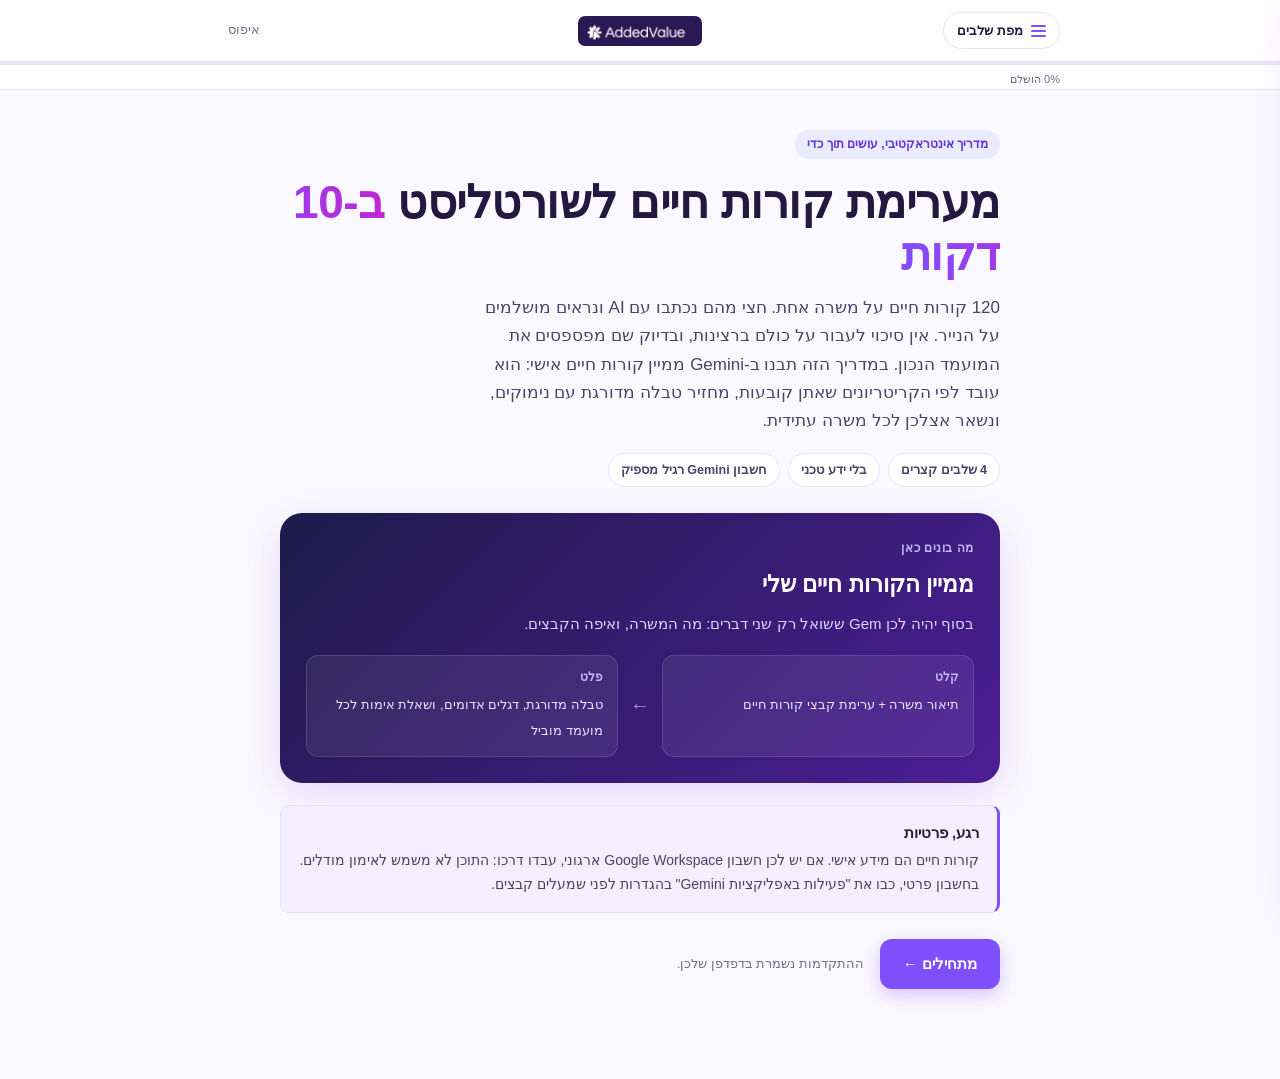
<file: index.html>
<!DOCTYPE html>
<html lang="he" dir="rtl">
<head>
  <meta charset="UTF-8">
  <meta name="viewport" content="width=device-width, initial-scale=1.0">
  <title>מערימת קורות חיים לשורטליסט ב-10 דקות, עם Gemini</title>
  <meta name="description" content="מדריך אינטראקטיבי למגייסות ומנהלות HR: בונים ב-Gemini ממיין קורות חיים אישי שהופך כל ערימת קבצים לשורטליסט מדורג.">
  <meta property="og:type" content="website">
  <meta property="og:title" content="מערימת קורות חיים לשורטליסט ב-10 דקות, עם Gemini">
  <meta property="og:description" content="מדריך אינטראקטיבי למגייסות ומנהלות HR: בונים ב-Gemini ממיין קורות חיים אישי שהופך כל ערימת קבצים לשורטליסט מדורג.">
  <meta property="og:url" content="https://danamove.github.io/cv-shortlist-guide/">
  <meta property="og:image" content="https://danamove.github.io/cv-shortlist-guide/og-image.png">
  <meta property="og:image:width" content="1200">
  <meta property="og:image:height" content="630">
  <meta name="twitter:card" content="summary_large_image">
  <link rel="icon" href="data:image/svg+xml,%3Csvg xmlns='http://www.w3.org/2000/svg' viewBox='0 0 32 32'%3E%3Crect width='32' height='32' rx='8' fill='%237f4efd'/%3E%3C/svg%3E">
  <link rel="stylesheet" href="style.css?v=5">
</head>
<body>

<header class="bx-top">
  <div class="bx-top-inner">
    <button class="bx-menu" id="bxMenu" aria-label="פתיחת מפת שלבים" aria-expanded="false">
      <span class="bx-menu-bars" aria-hidden="true"><i></i><i></i><i></i></span>
      מפת שלבים
    </button>
    <div class="bx-brand">
      <img src="assets/addedvalue-logo.png" alt="AddedValue" style="height:30px;border-radius:7px;display:block">
    </div>
    <button class="bx-reset" id="bxReset" type="button">איפוס</button>
  </div>
  <div class="bx-progress" role="progressbar" aria-label="התקדמות" aria-valuemin="0" aria-valuemax="100" aria-valuenow="0">
    <div class="bx-progress-fill" id="bxProgressFill"></div>
  </div>
  <div class="bx-progress-meta"><span id="bxProgressText">0% הושלם</span></div>
</header>

<div class="bx-drawer-backdrop" id="bxBackdrop" hidden></div>
<nav class="bx-drawer" id="bxDrawer" aria-label="מפת שלבים">
  <div class="bx-drawer-title">מפת שלבים</div>
  <ul class="bx-nav" id="bxNav"></ul>
</nav>

<main class="bx-main" id="bxMain">

<!-- ===================== 0 · פתיחה ===================== -->
<section class="bx-view is-on" id="v0" data-step="0">
  <div class="bx-hero">
    <span class="bx-eyebrow">מדריך אינטראקטיבי, עושים תוך כדי</span>
    <h1 class="bx-hero-title">מערימת קורות חיים לשורטליסט <span class="bx-grad">ב-10 דקות</span></h1>
    <p class="bx-hero-lead">120 קורות חיים על משרה אחת. חצי מהם נכתבו עם AI ונראים מושלמים על הנייר. אין סיכוי לעבור על כולם ברצינות, ובדיוק שם מפספסים את המועמד הנכון. במדריך הזה תבנו ב-Gemini ממיין קורות חיים אישי: הוא עובד לפי הקריטריונים שאתן קובעות, מחזיר טבלה מדורגת עם נימוקים, ונשאר אצלכן לכל משרה עתידית.</p>
    <div class="bx-hero-tags">
      <span class="bx-tag">4 שלבים קצרים</span>
      <span class="bx-tag">בלי ידע טכני</span>
      <span class="bx-tag">חשבון Gemini רגיל מספיק</span>
    </div>
  </div>

  <div class="bx-panel">
    <div class="bx-panel-kicker">מה בונים כאן</div>
    <h2 class="bx-panel-title">ממיין הקורות חיים שלי</h2>
    <p class="bx-panel-text">בסוף יהיה לכן Gem ששואל רק שני דברים: מה המשרה, ואיפה הקבצים.</p>
    <div class="bx-io">
      <div class="bx-io-cell"><b>קלט</b><span>תיאור משרה + ערימת קבצי קורות חיים</span></div>
      <div class="bx-io-arrow" aria-hidden="true">←</div>
      <div class="bx-io-cell"><b>פלט</b><span>טבלה מדורגת, דגלים אדומים, ושאלת אימות לכל מועמד מוביל</span></div>
    </div>
  </div>

  <div class="bx-note">
    <b>רגע, פרטיות</b>
    <p>קורות חיים הם מידע אישי. אם יש לכן חשבון Google Workspace ארגוני, עבדו דרכו: התוכן לא משמש לאימון מודלים. בחשבון פרטי, כבו את "פעילות באפליקציות Gemini" בהגדרות לפני שמעלים קבצים.</p>
  </div>

  <div class="bx-next bx-hero-cta">
    <button class="bx-btn bx-btn-primary" data-go="1">מתחילים ←</button>
    <span class="bx-hero-hint">ההתקדמות נשמרת בדפדפן שלכן.</span>
  </div>
</section>

<!-- ===================== 1 · קריטריונים ===================== -->
<section class="bx-view" id="v1" data-step="1">
  <div class="bx-step-pill">שלב 1 מתוך 4</div>
  <h2 class="bx-h1">בונים טבלת קריטריונים מהמשרה</h2>
  <p class="bx-lead">AI שמסנן "לפי תחושה" ממציא קריטריונים בעצמו. כאן את קובעת את הקריטריונים, והוא רק מיישם אותם.</p>

  <div class="bx-card">
    <div class="bx-card-kicker">מה עושים</div>
    <h3>פותחים את Gemini ומדביקים את הפרומפט</h3>
    <ol class="bx-steps">
      <li><b>פותחים</b><span>נכנסים אל gemini.google.com ופותחים שיחה חדשה.</span></li>
      <li><b>מעתיקים</b><span>לוחצים על כפתור ההעתקה בפרומפט שלמטה.</span></li>
      <li><b>מדביקים ומשלימים</b><span>מדביקים בשיחה, ובמקום השורה האחרונה מדביקים את תיאור המשרה האמיתי שלכן.</span></li>
    </ol>
  </div>

  <div class="bx-prompt">
    <div class="bx-prompt-head"><span>פרומפט מוכן להעתקה: בניית טבלת קריטריונים</span>
      <button class="bx-copy" type="button" aria-label="העתקה">⧉ העתקה</button></div>
    <pre class="bx-code">אני מגייסת ומצרפת למטה תיאור משרה.
בנה לי טבלת קריטריונים לסינון קורות חיים עבור המשרה הזו:
1. עד 5 דרישות סף (must have): דברים שבלעדיהם המועמד לא רלוונטי.
2. עד 5 יתרונות (nice to have).
3. עד 4 דגלים אדומים שכדאי לשים לב אליהם.
4. משקל באחוזים לכל דרישת סף ויתרון, כך שהסכום הוא 100%.
הצג את כל הקריטריונים בטבלה אחת.
אל תמציא דרישות שלא מופיעות בתיאור המשרה. אם משהו חסר או לא ברור, שאל אותי לפני שתסיים.

תיאור המשרה:
[הדביקו כאן את תיאור המשרה שלכן]</pre>
  </div>

  <div class="bx-note">
    <b>דוגמה: תיאור המשרה שנדביק במקום השורה האחרונה</b>
    <p>נשתמש לאורך כל המדריך במשרה אחת לדוגמה, Senior Full Stack Developer בחברת SaaS בתל אביב:</p>
    <p class="bx-example">דרוש/ה Senior Full Stack Developer לחברת SaaS בתל אביב. 5+ שנות ניסיון בפיתוח Full Stack. שליטה ב-React ו-Node.js. ניסיון מעשי עם בסיסי נתונים (PostgreSQL או MongoDB) ועם סביבת ענן (AWS או GCP). יתרון: TypeScript, ניסיון בארכיטקטורת מיקרו-שירותים, ורקע בסביבת סטארטאפ. אנגלית ברמה גבוהה.</p>
  </div>

  <div class="bx-card">
    <div class="bx-card-kicker">התוצאה</div>
    <h3>הטבלה ש-Gemini מחזיר על המשרה הזו</h3>
    <p>זה הפלט שיתקבל מהפרומפט שלמעלה. כל קריטריון, הסוג שלו, והמשקל שלו במקום אחד:</p>
    <div class="bx-table-wrap">
      <table class="bx-table">
        <thead>
          <tr><th>קריטריון</th><th>סוג</th><th>משקל</th></tr>
        </thead>
        <tbody>
          <tr><td>5+ שנות ניסיון Full Stack</td><td>דרישת סף</td><td>25%</td></tr>
          <tr><td>React</td><td>דרישת סף</td><td>20%</td></tr>
          <tr><td>Node.js</td><td>דרישת סף</td><td>20%</td></tr>
          <tr><td>בסיסי נתונים (PostgreSQL / MongoDB)</td><td>דרישת סף</td><td>15%</td></tr>
          <tr><td>ענן (AWS / GCP)</td><td>דרישת סף</td><td>10%</td></tr>
          <tr><td>TypeScript</td><td>יתרון</td><td>4%</td></tr>
          <tr><td>ארכיטקטורת מיקרו-שירותים</td><td>יתרון</td><td>3%</td></tr>
          <tr><td>רקע בסביבת סטארטאפ</td><td>יתרון</td><td>3%</td></tr>
          <tr><td>החלפת מקום עבודה כל פחות משנה, באופן עקבי</td><td>דגל אדום</td><td>—</td></tr>
          <tr><td>פער תעסוקה של שנה ומעלה ללא הסבר</td><td>דגל אדום</td><td>—</td></tr>
          <tr><td>ניסיון ב-Frontend בלבד או Backend בלבד</td><td>דגל אדום</td><td>—</td></tr>
          <tr><td>כותרת Senior עם פחות מ-3 שנות ניסיון בפועל</td><td>דגל אדום</td><td>—</td></tr>
        </tbody>
      </table>
    </div>
    <p class="bx-fineprint">המשקלים של דרישות הסף והיתרונות מסתכמים יחד ל-100%. לדגלים האדומים אין משקל, הם רק התראה לבדיקה.</p>
  </div>

  <div class="bx-card">
    <div class="bx-card-kicker">הרגע החשוב</div>
    <h3>עוברים על הטבלה ומתקנים אותה</h3>
    <p>זה השלב שבו הניסיון שלך נכנס לתמונה. Gemini בנה טיוטה, את עורכת ראשית:</p>
    <ul class="bx-list">
      <li>דרישה שמופיעה כיתרון אבל אצלך היא סף? כתבו לו: "העבר את X לדרישות סף".</li>
      <li>בדוגמה שלנו: Gemini שם את TypeScript כיתרון, אבל בצוות הזה כל הקוד כתוב ב-TypeScript ולכן זה תנאי. כותבים לו "העבר את TypeScript לדרישות סף ועדכן את המשקלים", ושורה אחת בצ'אט מתקנת את זה.</li>
      <li>משהו לא חשוב? "מחק את Y והעבר את המשקל לניסיון מעשי".</li>
    </ul>
  </div>

  <div class="bx-next"><button class="bx-btn bx-btn-primary" data-go="2">שלב 2 ←</button></div>
</section>

<!-- ===================== 2 · הזנת הערימה ===================== -->
<section class="bx-view" id="v2" data-step="2">
  <div class="bx-step-pill">שלב 2 מתוך 4</div>
  <h2 class="bx-h1">מזינים את ערימת הקורות חיים</h2>
  <p class="bx-lead">עכשיו טבלת הקריטריונים פוגשת את הערימה. כל מועמד נמדד מול אותם קריטריונים בדיוק.</p>

  <div class="bx-note">
    <b>נשארים באותה שיחה</b>
    <p>לא פותחים צ'אט חדש. ממשיכים באותה שיחה שבה בניתם את טבלת הקריטריונים בשלב 1, במשרת ה-Full Stack שלנו. ככה Gemini כבר מכיר את הקריטריונים והמשקלים, ומדרג מולם, בלי שתצטרכו להסביר שוב מה אתן מחפשות.</p>
  </div>

  <div class="bx-card">
    <div class="bx-card-kicker">מה עושים</div>
    <h3>מצרפים את הקבצים ומריצים את הדירוג, מנה אחר מנה</h3>
    <ol class="bx-steps">
      <li><b>מצרפים מנה ראשונה</b><span>לוחצים על סימן הפלוס ליד תיבת ההקלדה ובוחרים עד 10 קבצי PDF, או פשוט גוררים אותם לשיחה.</span></li>
      <li><b>מדביקים את הפרומפט ושולחים</b><span>מעתיקים את פרומפט הדירוג שלמטה, מדביקים באותה הודעה עם הקבצים המצורפים, ושולחים. Gemini מחזיר טבלה מדורגת ל-10 האלה.</span></li>
      <li><b>ממשיכים מנה אחר מנה</b><span>מצרפים את 10 הקבצים הבאים, כותבים "הוסף את אלה לאותה טבלה לפי אותם קריטריונים", ושולחים. חוזרים על זה עד שכל קורות החיים נכנסו לטבלה אחת מצטברת.</span></li>
    </ol>
  </div>

  <div class="bx-note">
    <b>למה מנות של 10, ולא הכול בבת אחת</b>
    <p>כשמעלים עשרות קבצים בהודעה אחת, המודל נוטה לקצר ולדלג על חלק מהם. מנות של עד 10 שומרות על דירוג מדויק ומלא לכל מועמד. זה לוקח עוד כמה הודעות, אבל התוצאה אמינה.</p>
  </div>

  <div class="bx-prompt">
    <div class="bx-prompt-head"><span>פרומפט מוכן להעתקה: דירוג מועמדים</span>
      <button class="bx-copy" type="button" aria-label="העתקה">⧉ העתקה</button></div>
    <pre class="bx-code">מצורפים קורות חיים של מועמדים למשרה.
דרג כל מועמד לפי טבלת הקריטריונים שבנינו, לפי הכללים האלה:
1. ציון 0 עד 100 לפי המשקולות בטבלת הקריטריונים.
2. ציין לכל מועמד אילו דרישות סף מתקיימות ואילו חסרות, עם ציטוט קצר מקורות החיים כהוכחה.
3. אל תניח שום דבר שלא כתוב בקורות החיים. אם מידע חסר, כתוב "לא מופיע" במקום לנחש.
4. מועמד שחסרה לו דרישת סף לא יכול לקבל ציון מעל 60.
הצג טבלה עם העמודות: שם, ציון, דרישות סף חסרות, נימוק בשורה אחת.
מיין מהציון הגבוה לנמוך.</pre>
  </div>

  <div class="bx-note">
    <b>למה הכלל של ה-60, וזה החלק הכי חשוב</b>
    <p>דרישת סף היא משהו שחייבים. בלי זה, המועמד פשוט לא מתאים, גם אם הוא נראה מצוין בכל השאר.</p>
    <p>דוגמה: אנחנו מחפשים מתכנת Full Stack, וחובה שיֵדע Node.js. מגיע מועמד עם המון ניסיון ופרופיל מרשים, אבל הוא לא יודע Node.js בכלל. בלי הכלל, Gemini מתלהב מכל השאר ונותן לו ציון 88, והוא קופץ מעל מועמדת שדווקא יודעת את כל מה שביקשנו. זה לא הגיוני.</p>
    <p>הכלל פותר את זה בפשטות: אם חסר אפילו דבר אחד מרשימת החובה, הציון לא יכול לעבור 60. ככה כל מי שחסר לו משהו מרשימת החובה תמיד יישאר מתחת לכל מי שיש לו את הכול. את קובעת מה חובה, וזה מה שקובע מי בראש, לא הרושם של ה-AI.</p>
  </div>

  <div class="bx-next"><button class="bx-btn bx-btn-primary" data-go="3">שלב 3 ←</button></div>
</section>

<!-- ===================== 3 · שורטליסט ובדיקה ===================== -->
<section class="bx-view" id="v3" data-step="3">
  <div class="bx-step-pill">שלב 3 מתוך 4</div>
  <h2 class="bx-h1">מקבלים שורטליסט, ובודקים אותו</h2>
  <p class="bx-lead">טבלה של 120 שורות היא עדיין לא החלטה. עכשיו מצמצמים לעשרה, ומוודאים שהמודל לא המציא.</p>

  <div class="bx-prompt">
    <div class="bx-prompt-head"><span>פרומפט מוכן להעתקה: שורטליסט</span>
      <button class="bx-copy" type="button" aria-label="העתקה">⧉ העתקה</button></div>
    <pre class="bx-code">מתוך כל המועמדים שדירגת, בנה שורטליסט של עשרת המובילים.
לכל מועמד בשורטליסט הוסף:
1. נימוק בשורה אחת: למה דווקא הוא.
2. דגלים אדומים אם יש: פערי תעסוקה, החלפות תכופות, חוסר התאמה בין הכותרת לניסיון בפועל.
3. שאלת אימות אחת לשיחת הטלפון הראשונה: שאלה שבודקת את הנקודה הכי פחות בטוחה בקורות החיים שלו.</pre>
  </div>

  <div class="bx-card bx-card-warn">
    <div class="bx-card-kicker">חובה לפני שממשיכים</div>
    <h3>בדיקת אמת אחת: ה-AI לא ממציא?</h3>
    <p>מודלים טועים בביטחון מלא. לפני שסומכים על השורטליסט, דקה אחת של ביקורת:</p>
    <ol class="bx-steps">
      <li><b>בוחרים</b><span>מועמד אחד מהשורטליסט.</span></li>
      <li><b>פותחים</b><span>את קובץ הקורות חיים המקורי שלו.</span></li>
      <li><b>משווים</b><span>הציטוט שהמודל הביא באמת מופיע שם? שנות הניסיון נכונות?</span></li>
    </ol>
    <p>מצאתן אי דיוק? כותבות בצ'אט: "ציטטת X לגבי המועמד הזה וזה לא מופיע בקובץ. תקן את הדירוג והסבר מה השתנה." ובודקות שוב.</p>
  </div>

  <div class="bx-next"><button class="bx-btn bx-btn-primary" data-go="4">שלב 4 ←</button></div>
</section>

<!-- ===================== 4 · Gem ===================== -->
<section class="bx-view" id="v4" data-step="4">
  <div class="bx-step-pill">שלב 4 מתוך 4</div>
  <h2 class="bx-h1">הופכים את התהליך ל-Gem קבוע</h2>
  <p class="bx-lead">עד עכשיו זו הייתה שיחה חד פעמית. Gem הופך אותה לכלי עבודה: פותחים, מדביקים משרה, גוררים קבצים, מקבלים שורטליסט.</p>

  <div class="bx-card">
    <div class="bx-card-kicker">מה עושים</div>
    <h3>יוצרים Gem חדש</h3>
    <ol class="bx-steps">
      <li><b>פותחים</b><span>בתפריט הצד של Gemini בוחרים Explore Gems, ואז New Gem.</span></li>
      <li><b>שם</b><span>"ממיין הקורות חיים שלי".</span></li>
      <li><b>הנחיות</b><span>מדביקים בשדה ההנחיות (Instructions) את הטקסט שלמטה.</span></li>
      <li><b>שומרים</b><span>מהיום ה-Gem מופיע בתפריט הצד, זמין לכל משרה.</span></li>
    </ol>
  </div>

  <div class="bx-prompt">
    <div class="bx-prompt-head"><span>מוכן להעתקה: הנחיות ה-Gem</span>
      <button class="bx-copy" type="button" aria-label="העתקה">⧉ העתקה</button></div>
    <pre class="bx-code">אתה עוזר סינון קורות חיים של מגייסת. ענה תמיד בעברית, והצג תוצאות בטבלאות.

כשאני שולחת תיאור משרה: בנה טבלת קריטריונים לסינון עם עד 5 דרישות סף, עד 5 יתרונות, עד 4 דגלים אדומים, ומשקל באחוזים לכל פריט (סכום 100%). הצג את הטבלה ועצור. חכה לאישור או לתיקונים שלי לפני שתמשיך.

כשאני מעלה קורות חיים: דרג כל מועמד לפי טבלת הקריטריונים המאושרת. לכל מועמד: ציון 0 עד 100 לפי המשקולות, אילו דרישות סף חסרות, ציטוט קצר מקורות החיים כהוכחה, ונימוק בשורה אחת. מועמד שחסרה לו דרישת סף לא יכול לקבל ציון מעל 60. אל תניח מידע שלא כתוב בקורות החיים. אם מידע חסר, כתוב "לא מופיע". אם אני מעלה קבצים בכמה מנות, הוסף כל מנה לאותה טבלה מצטברת.

כשאני מבקשת שורטליסט: החזר את עשרת המובילים, לכל אחד נימוק בשורה אחת, דגלים אדומים אם יש, ושאלת אימות אחת לריאיון טלפוני שבודקת את הנקודה הכי פחות בטוחה בקורות החיים שלו.</pre>
  </div>

  <div class="bx-note">
    <b>הבדיקה האמיתית</b>
    <p>הריצו עכשיו משרה אמיתית אחת דרך ה-Gem, מההתחלה: תיאור משרה, אישור קריטריונים, קבצים, שורטליסט. אם משהו בתהליך מרגיש לא מדויק למשרות שלכן, עורכים את ההנחיות של ה-Gem פעם אחת וזה מתוקן לתמיד.</p>
  </div>

  <div class="bx-next"><button class="bx-btn bx-btn-primary" data-go="5">לסיכום ←</button></div>
</section>

<!-- ===================== 5 · סיכום ===================== -->
<section class="bx-view" id="v5" data-step="5">
  <div class="bx-step-pill">סיכום</div>
  <h2 class="bx-h1">יש לכן עכשיו ממיין קורות חיים משלכן</h2>
  <p class="bx-lead">10 דקות של עבודה, וכלי שנשאר לכל משרה מהיום והלאה.</p>

  <div class="bx-card">
    <div class="bx-card-kicker">מה בניתן</div>
    <h3>התהליך המלא, בארבע שורות</h3>
    <ul class="bx-list">
      <li>קריטריוני סינון שאת קובעת, לא המודל. הניסיון שלך נשאר בהגה.</li>
      <li>דירוג שקוף: ציון, הוכחה מצוטטת, ומה חסר. בלי "תחושת בטן" של אלגוריתם.</li>
      <li>בדיקת אמת קבועה נגד המצאות של המודל.</li>
      <li>Gem אחד שעוטף את הכול: מדביקים משרה, גוררים קבצים, מקבלים שורטליסט.</li>
    </ul>
  </div>

  <div class="bx-panel">
    <div class="bx-panel-kicker">ומה הכלי הזה לא פותר</div>
    <h2 class="bx-panel-title">סינון ממיין את מי שהגיש. הטובים ביותר בדרך כלל לא הגישו.</h2>
    <p class="bx-panel-text">במשרות תחרותיות, המועמדים שהכי מתאימים למשרה שלכן מועסקים היום, לא מחפשים, ולא יראו את המודעה. שורטליסט מצוין מתוך ערימה בינונית הוא עדיין שורטליסט מתוך ערימה בינונית. סינון חכם הוא חצי מהעבודה. החצי השני הוא להגיע אל מי שלא נמצא בערימה בכלל, וזה כבר סורסינג.</p>
  </div>

  <div class="bx-finish">
    <button class="bx-btn bx-btn-primary" id="bxFinish" type="button">סיימתי ✓</button>
    <button class="bx-btn bx-btn-ghost" data-go="0">חזרה להתחלה</button>
  </div>
</section>

</main>

<div class="bx-toast" id="bxToast" role="status" aria-live="polite"></div>

<script src="app.js?v=4"></script>
</body>
</html>
</file>
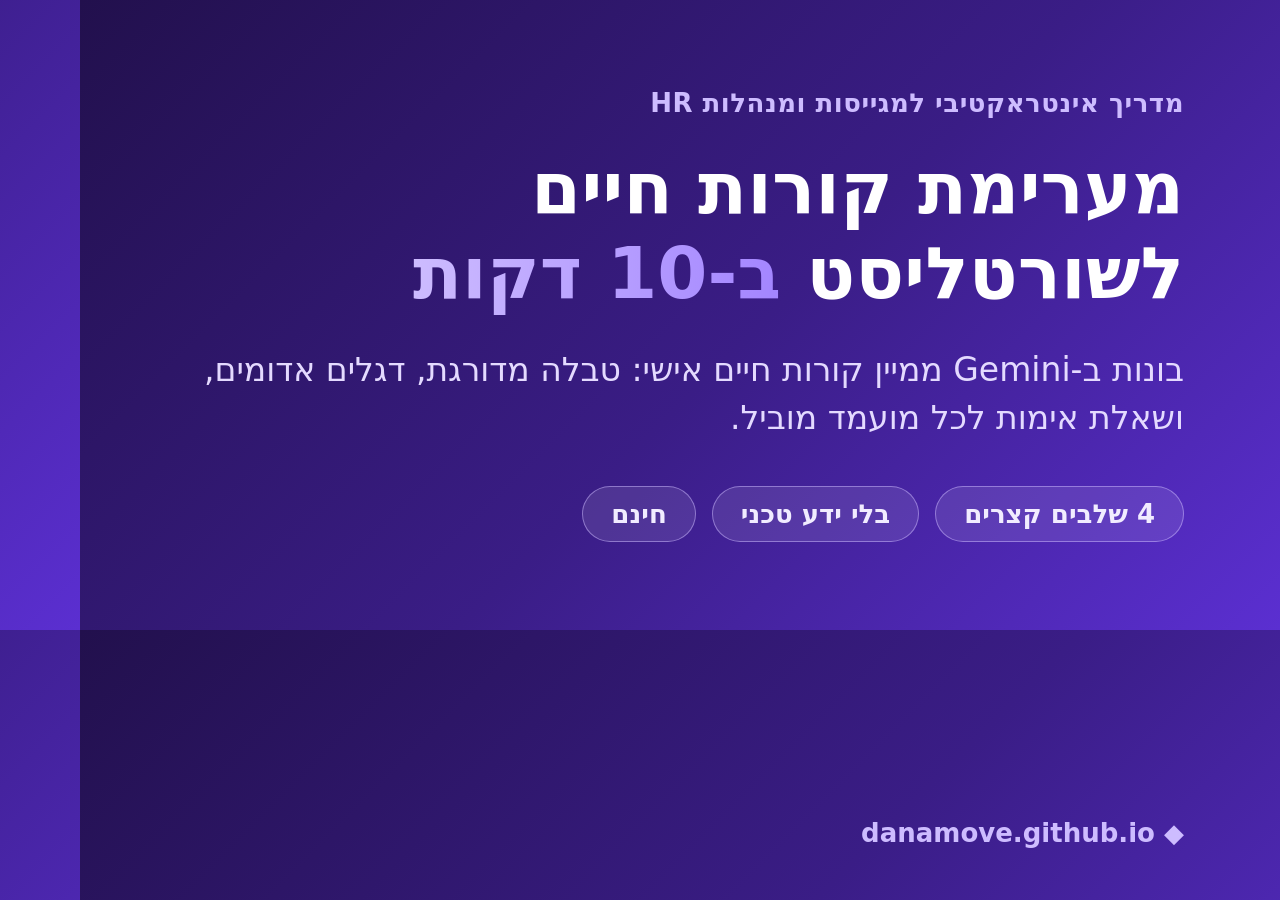
<file: og.html>
<!DOCTYPE html>
<!-- Source card for og-image.png. Render at exactly 1200x630:
     playwright-cli open http://localhost:8000/og.html
     playwright-cli run-code "async page => { await page.setViewportSize({width:1200,height:630}); await page.screenshot({path:'og-image.png'}); }" -->
<html lang="he" dir="rtl">
<head>
<meta charset="UTF-8">
<style>
  * { margin: 0; padding: 0; box-sizing: border-box; }
  html, body { width: 1200px; height: 630px; overflow: hidden; }
  body {
    font-family: "Segoe UI", system-ui, -apple-system, sans-serif;
    background: linear-gradient(135deg, #22104d 0%, #3a1d86 55%, #5b2fd1 100%);
    color: #fff;
    display: flex;
    align-items: center;
  }
  .card { padding: 0 96px; width: 100%; }
  .eyebrow {
    display: inline-block;
    font-size: 26px;
    font-weight: 700;
    color: #cdbcff;
    letter-spacing: .02em;
    margin-bottom: 28px;
  }
  h1 {
    font-size: 72px;
    font-weight: 700;
    line-height: 1.18;
    margin-bottom: 30px;
  }
  h1 .grad {
    background: linear-gradient(90deg, #cdbcff, #a385ff);
    -webkit-background-clip: text;
    background-clip: text;
    color: transparent;
  }
  .sub { font-size: 33px; color: #e4daff; line-height: 1.45; margin-bottom: 44px; max-width: 980px; }
  .tags { display: flex; gap: 16px; }
  .tag {
    font-size: 26px;
    font-weight: 600;
    color: #f1ecff;
    background: rgba(255,255,255,.10);
    border: 1px solid rgba(205,188,255,.5);
    border-radius: 999px;
    padding: 12px 28px;
  }
  .mark {
    position: fixed;
    inset-inline-start: 96px;
    bottom: 52px;
    font-size: 26px;
    font-weight: 700;
    color: #cdbcff;
  }
</style>
</head>
<body>
  <div class="card">
    <span class="eyebrow">מדריך אינטראקטיבי למגייסות ומנהלות HR</span>
    <h1>מערימת קורות חיים לשורטליסט <span class="grad">ב-10 דקות</span></h1>
    <p class="sub">בונות ב-Gemini ממיין קורות חיים אישי: טבלה מדורגת, דגלים אדומים, ושאלת אימות לכל מועמד מוביל.</p>
    <div class="tags">
      <span class="tag">4 שלבים קצרים</span>
      <span class="tag">בלי ידע טכני</span>
      <span class="tag">חינם</span>
    </div>
  </div>
  <div class="mark">◆ danamove.github.io</div>
</body>
</html>
</file>
<file: style.css>
/* ==========================================================================
   Interactive build-along guide, visual system. bx- namespace.
   Default identity: bright background, violet accent. Restyle via :root vars.
   Works RTL (set dir="rtl" on <html>) and LTR. Logical properties throughout.
   ========================================================================== */

:root {
  --bx-bg: #faf9ff;
  --bx-surface: #ffffff;
  --bx-ink: #23183f;
  --bx-ink-soft: #4b4368;
  --bx-ink-faint: #756e8c;
  --bx-line: #e7e4f3;
  --bx-line-soft: #f1eefb;

  /* AddedValue brand palette */
  --bx-violet: #7f4efd;
  --bx-violet-deep: #5f33e0;
  --bx-violet-wash: #eaebff;
  --bx-violet-wash-2: #f3efff;

  --bx-warn: #b45309;
  --bx-warn-wash: #fff7ed;
  --bx-warn-line: #fed7aa;

  --bx-ok: #15803d;

  --bx-code-bg: #0f172a;
  --bx-code-ink: #c4b5fd;
  --bx-code-dim: #64748b;

  --bx-r: 14px;
  --bx-r-sm: 9px;
  --bx-r-lg: 22px;
  --bx-shadow: 0 1px 2px rgba(17,24,39,.04), 0 8px 24px rgba(17,24,39,.06);
  --bx-shadow-lg: 0 12px 40px rgba(124,58,237,.16);
  --bx-font: "Segoe UI", "Helvetica Neue", Arial, "Noto Sans Hebrew", sans-serif;
  --bx-mono: "JetBrains Mono", "Fira Code", ui-monospace, "Cascadia Code", Consolas, monospace;
}

* { box-sizing: border-box; }

html { scroll-behavior: smooth; }

body {
  margin: 0;
  background: var(--bx-bg);
  color: var(--bx-ink);
  font-family: var(--bx-font);
  line-height: 1.65;
  -webkit-font-smoothing: antialiased;
}

a { color: inherit; }

/* ---------- Top bar ---------- */
.bx-top {
  position: sticky;
  top: 0;
  z-index: 40;
  background: rgba(255,255,255,.86);
  backdrop-filter: blur(10px);
  border-bottom: 1px solid var(--bx-line);
}
.bx-top-inner {
  max-width: 880px;
  margin: 0 auto;
  padding: 12px 20px;
  display: grid;
  grid-template-columns: 1fr auto 1fr;
  align-items: center;
  gap: 14px;
}
.bx-top-inner .bx-menu { justify-self: start; }
.bx-top-inner .bx-reset { justify-self: end; }
.bx-brand {
  display: flex;
  align-items: center;
  gap: 8px;
  justify-self: center;
  min-width: 0;
}
.bx-brand-mark { color: var(--bx-violet); font-size: 13px; }
.bx-brand-name { font-weight: 800; font-size: 15px; white-space: nowrap; }
.bx-brand-sub {
  font-size: 11px;
  color: var(--bx-violet-deep);
  background: var(--bx-violet-wash);
  padding: 2px 8px;
  border-radius: 20px;
  font-weight: 700;
}

.bx-menu {
  display: inline-flex;
  align-items: center;
  gap: 8px;
  background: var(--bx-surface);
  border: 1px solid var(--bx-line);
  color: var(--bx-ink);
  font: inherit;
  font-size: 13px;
  font-weight: 600;
  padding: 7px 13px;
  border-radius: 999px;
  cursor: pointer;
  transition: border-color .15s, box-shadow .15s;
}
.bx-menu:hover { border-color: #d6d3e6; box-shadow: var(--bx-shadow); }
.bx-menu-bars { display: inline-flex; flex-direction: column; gap: 3px; }
.bx-menu-bars i { width: 15px; height: 2px; background: var(--bx-violet); border-radius: 2px; }

.bx-reset {
  background: transparent;
  border: none;
  color: var(--bx-ink-faint);
  font: inherit;
  font-size: 12.5px;
  cursor: pointer;
  padding: 6px 8px;
  border-radius: 8px;
}
.bx-reset:hover { color: var(--bx-ink); background: var(--bx-line-soft); }

/* ---------- Progress ---------- */
.bx-progress {
  height: 4px;
  background: var(--bx-line);
  overflow: hidden;
}
.bx-progress-fill {
  height: 100%;
  width: 0;
  background: linear-gradient(90deg, var(--bx-violet), #a855f7);
  border-radius: 0 4px 4px 0;
  transition: width .45s cubic-bezier(.4,0,.2,1);
}
.bx-progress-meta {
  max-width: 880px;
  margin: 0 auto;
  padding: 5px 20px 0;
  font-size: 11px;
  color: var(--bx-ink-faint);
  text-align: start;
}

/* ---------- Drawer ---------- */
.bx-drawer-backdrop {
  position: fixed;
  inset: 0;
  background: rgba(17,24,39,.32);
  z-index: 45;
  opacity: 0;
  transition: opacity .2s;
}
.bx-drawer-backdrop.is-open { opacity: 1; }
.bx-drawer-backdrop[hidden] { display: none; }

.bx-drawer {
  position: fixed;
  top: 0;
  inset-inline-start: 0;
  height: 100%;
  width: 290px;
  max-width: 84vw;
  background: var(--bx-surface);
  border-inline-end: 1px solid var(--bx-line);
  box-shadow: var(--bx-shadow-lg);
  z-index: 46;
  transform: translateX(-105%);
  transition: transform .26s cubic-bezier(.4,0,.2,1);
  padding: 22px 16px;
  overflow-y: auto;
}
[dir="rtl"] .bx-drawer { transform: translateX(105%); }
.bx-drawer.is-open { transform: translateX(0); }
.bx-drawer-title {
  font-size: 12px;
  font-weight: 700;
  letter-spacing: .5px;
  color: var(--bx-ink-faint);
  text-transform: uppercase;
  margin: 4px 8px 14px;
}
.bx-nav { list-style: none; margin: 0; padding: 0; display: flex; flex-direction: column; gap: 2px; }
.bx-nav-item {
  display: flex;
  align-items: center;
  gap: 11px;
  padding: 9px 10px;
  border-radius: 10px;
  cursor: pointer;
  transition: background .14s;
}
.bx-nav-item:hover { background: var(--bx-violet-wash-2); }
.bx-nav-item.is-active { background: var(--bx-violet-wash); }
.bx-nav-item.is-active .bx-nav-label { color: var(--bx-violet-deep); font-weight: 700; }
.bx-nav-dot {
  flex: 0 0 26px;
  height: 26px;
  border-radius: 8px;
  background: var(--bx-line-soft);
  color: var(--bx-ink-faint);
  display: grid;
  place-items: center;
  font-size: 12px;
  font-weight: 700;
}
.bx-nav-item.is-active .bx-nav-dot { background: var(--bx-violet); color: #fff; }
.bx-nav-item.is-done .bx-nav-dot { background: #dcfce7; color: var(--bx-ok); }
.bx-nav-label { font-size: 13.5px; color: var(--bx-ink-soft); }

/* ---------- Main / views ---------- */
.bx-main {
  max-width: 760px;
  margin: 0 auto;
  padding: 40px 20px 90px;
}
.bx-view { display: none; animation: bx-fade .35s ease; }
.bx-view.is-on { display: block; }
@keyframes bx-fade {
  from { opacity: 0; transform: translateY(8px); }
  to { opacity: 1; transform: translateY(0); }
}

/* ---------- Hero (intro) ---------- */
.bx-hero { margin-bottom: 26px; }
.bx-eyebrow {
  display: inline-block;
  font-size: 12px;
  font-weight: 700;
  color: var(--bx-violet-deep);
  background: var(--bx-violet-wash);
  padding: 5px 12px;
  border-radius: 999px;
  margin-bottom: 18px;
}
.bx-hero-title {
  font-size: clamp(30px, 6vw, 46px);
  line-height: 1.12;
  font-weight: 800;
  letter-spacing: -.01em;
  margin: 0 0 14px;
}
.bx-grad {
  background: linear-gradient(90deg, var(--bx-violet), #c026d3);
  -webkit-background-clip: text;
  background-clip: text;
  color: transparent;
}
.bx-hero-lead {
  font-size: 17px;
  color: var(--bx-ink-soft);
  max-width: 56ch;
  margin: 0 0 18px;
}
.bx-hero-tags { display: flex; flex-wrap: wrap; gap: 8px; margin-bottom: 24px; }
.bx-tag {
  font-size: 12.5px;
  font-weight: 600;
  color: var(--bx-ink-soft);
  background: var(--bx-surface);
  border: 1px solid var(--bx-line);
  padding: 6px 12px;
  border-radius: 999px;
}
.bx-hero-cta { display: flex; flex-wrap: wrap; align-items: center; gap: 12px 16px; }
.bx-hero-hint { font-size: 12.5px; color: var(--bx-ink-faint); }

/* ---------- Buttons ---------- */
.bx-btn {
  font: inherit;
  font-weight: 700;
  font-size: 15px;
  border: 1px solid transparent;
  border-radius: 12px;
  padding: 12px 22px;
  cursor: pointer;
  transition: transform .12s, box-shadow .15s, background .15s;
}
.bx-btn:active { transform: translateY(1px); }
.bx-btn-primary {
  background: var(--bx-violet);
  color: #fff;
  box-shadow: 0 6px 18px rgba(124,58,237,.28);
}
.bx-btn-primary:hover { background: var(--bx-violet-deep); box-shadow: 0 8px 22px rgba(124,58,237,.36); }
.bx-btn-ghost {
  background: var(--bx-surface);
  color: var(--bx-ink);
  border-color: var(--bx-line);
}
.bx-btn-ghost:hover { border-color: #d6d3e6; }

/* ---------- Panel (highlight block) ---------- */
.bx-panel {
  background: linear-gradient(135deg, #1e1b4b, #4c1d95);
  color: #ede9fe;
  border-radius: var(--bx-r-lg);
  padding: 26px;
  margin: 22px 0;
  box-shadow: var(--bx-shadow-lg);
}
.bx-panel-kicker {
  font-size: 11.5px;
  font-weight: 700;
  letter-spacing: .6px;
  text-transform: uppercase;
  color: #c4b5fd;
  margin-bottom: 8px;
}
.bx-panel-title { font-size: 23px; font-weight: 800; margin: 0 0 8px; color: #fff; }
.bx-panel-text { font-size: 15px; color: #ddd6fe; margin: 0; }
.bx-io {
  display: flex;
  align-items: stretch;
  gap: 12px;
  margin-top: 18px;
}
.bx-io-cell {
  flex: 1;
  background: rgba(255,255,255,.07);
  border: 1px solid rgba(255,255,255,.12);
  border-radius: 12px;
  padding: 12px 14px;
}
.bx-io-cell b { display: block; font-size: 12px; color: #c4b5fd; margin-bottom: 3px; }
.bx-io-cell span { font-size: 13px; color: #e9e5ff; }
.bx-io-arrow { display: grid; place-items: center; color: #a78bfa; font-size: 20px; }

/* ---------- Mini cards (3-up / 2-up) ---------- */
.bx-split { display: grid; grid-template-columns: repeat(3, 1fr); gap: 14px; margin: 22px 0; }
.bx-split-2 { grid-template-columns: repeat(2, 1fr); }
.bx-mini {
  background: var(--bx-surface);
  border: 1px solid var(--bx-line);
  border-radius: var(--bx-r);
  padding: 18px;
  box-shadow: var(--bx-shadow);
}
.bx-mini-flat { box-shadow: none; }
.bx-mini-k {
  font-size: 11px;
  font-weight: 700;
  letter-spacing: .4px;
  text-transform: uppercase;
  color: var(--bx-violet);
  margin-bottom: 8px;
}
.bx-mini h3 { font-size: 16px; margin: 0 0 6px; font-weight: 800; }
.bx-mini p { font-size: 13.5px; color: var(--bx-ink-soft); margin: 0; }
.bx-mini ul { margin: 6px 0 0; }

/* ---------- Step pill + headings ---------- */
.bx-step-pill {
  display: inline-block;
  font-size: 12.5px;
  font-weight: 700;
  color: var(--bx-violet-deep);
  background: var(--bx-violet-wash);
  padding: 5px 13px;
  border-radius: 999px;
  margin-bottom: 14px;
}
.bx-h1 {
  font-size: clamp(24px, 4.5vw, 32px);
  font-weight: 800;
  letter-spacing: -.01em;
  margin: 0 0 8px;
}
.bx-lead { font-size: 16.5px; color: var(--bx-ink-soft); margin: 0 0 22px; }

/* ---------- Cards ---------- */
.bx-card {
  background: var(--bx-surface);
  border: 1px solid var(--bx-line);
  border-radius: var(--bx-r);
  padding: 22px;
  margin: 16px 0;
  box-shadow: var(--bx-shadow);
}
.bx-card-kicker {
  font-size: 11.5px;
  font-weight: 700;
  letter-spacing: .4px;
  text-transform: uppercase;
  color: var(--bx-violet);
  margin-bottom: 6px;
}
.bx-card h3 { font-size: 18px; font-weight: 800; margin: 0 0 12px; }
.bx-card > p { margin: 0 0 4px; color: var(--bx-ink-soft); font-size: 15px; }
.bx-card-warn {
  background: var(--bx-warn-wash);
  border-color: var(--bx-warn-line);
}
.bx-card-warn .bx-card-kicker { color: var(--bx-warn); }

/* ---------- Lists ---------- */
.bx-list { margin: 6px 0 0; padding-inline-start: 1.1em; }
.bx-list li { margin: 6px 0; color: var(--bx-ink-soft); font-size: 15px; }
.bx-list-def { list-style: none; padding-inline-start: 0; }
.bx-list-def li { padding-inline-start: 0; }
.bx-list-def b {
  display: inline-block;
  min-width: 84px;
  color: var(--bx-violet-deep);
  font-weight: 700;
}

/* Numbered steps */
.bx-steps { list-style: none; counter-reset: bxs; margin: 8px 0 0; padding: 0; }
.bx-steps li {
  counter-increment: bxs;
  position: relative;
  padding-inline-start: 42px;
  margin: 14px 0;
  min-height: 30px;
}
.bx-steps li::before {
  content: counter(bxs);
  position: absolute;
  inset-inline-start: 0;
  top: 0;
  width: 28px;
  height: 28px;
  background: var(--bx-violet-wash);
  color: var(--bx-violet-deep);
  border-radius: 9px;
  display: grid;
  place-items: center;
  font-weight: 800;
  font-size: 14px;
}
.bx-steps li b { display: block; font-size: 15px; }
.bx-steps li span { font-size: 14px; color: var(--bx-ink-soft); }

/* ---------- Links + highlights ---------- */
.bx-link {
  color: var(--bx-violet-deep);
  text-decoration: none;
  border-bottom: 1px solid rgba(124,58,237,.35);
  font-weight: 600;
}
.bx-link:hover { border-bottom-color: var(--bx-violet); }
.bx-hl {
  background: linear-gradient(transparent 60%, rgba(124,58,237,.18) 0);
  font-weight: 700;
  padding: 0 2px;
}
code {
  font-family: var(--bx-mono);
  font-size: .88em;
  background: var(--bx-violet-wash-2);
  color: var(--bx-violet-deep);
  padding: 2px 6px;
  border-radius: 6px;
}

/* ---------- Note callout ---------- */
.bx-note {
  background: var(--bx-violet-wash-2);
  border: 1px solid #e7e0fb;
  border-inline-start: 3px solid var(--bx-violet);
  border-radius: var(--bx-r-sm);
  padding: 16px 18px;
  margin: 16px 0;
}
.bx-note b { display: block; font-size: 14.5px; margin-bottom: 4px; }
.bx-note p { margin: 0; font-size: 14px; color: var(--bx-ink-soft); }
.bx-note p + p { margin-top: 8px; }

/* Example job-description text inside a note */
.bx-example {
  background: var(--bx-surface);
  border: 1px solid var(--bx-line);
  border-radius: var(--bx-r-sm);
  padding: 12px 14px;
  font-size: 14px;
  color: var(--bx-ink) !important;
}

/* ---------- Table (example output) ---------- */
.bx-table-wrap {
  margin: 12px 0 4px;
  overflow-x: auto;
  border: 1px solid var(--bx-line);
  border-radius: var(--bx-r-sm);
}
.bx-table {
  width: 100%;
  border-collapse: collapse;
  font-size: 13.5px;
  text-align: start;
}
.bx-table thead th {
  background: var(--bx-violet-wash);
  color: var(--bx-violet-deep);
  font-weight: 700;
  font-size: 12.5px;
  padding: 9px 12px;
  text-align: start;
  white-space: nowrap;
}
.bx-table tbody td {
  padding: 9px 12px;
  border-top: 1px solid var(--bx-line-soft);
  color: var(--bx-ink-soft);
  vertical-align: top;
}
.bx-table tbody tr:nth-child(even) { background: var(--bx-violet-wash-2); }
.bx-table td:last-child, .bx-table th:last-child { white-space: nowrap; font-weight: 600; color: var(--bx-ink); }

/* ---------- Prompt / code block with copy ---------- */
.bx-prompt {
  background: var(--bx-code-bg);
  border-radius: var(--bx-r);
  margin: 18px 0;
  overflow: hidden;
  box-shadow: var(--bx-shadow);
}
.bx-prompt-head {
  display: flex;
  align-items: center;
  justify-content: space-between;
  gap: 12px;
  padding: 10px 14px;
  border-bottom: 1px solid rgba(255,255,255,.08);
}
.bx-prompt-head span { font-size: 12.5px; color: #94a3b8; }
.bx-copy {
  font: inherit;
  font-size: 12px;
  font-weight: 700;
  background: var(--bx-violet);
  color: #fff;
  border: none;
  border-radius: 7px;
  padding: 5px 11px;
  cursor: pointer;
  white-space: nowrap;
  transition: background .15s;
}
.bx-copy:hover { background: var(--bx-violet-deep); }
.bx-copy.is-done { background: var(--bx-ok); }
.bx-code {
  margin: 0;
  padding: 14px 16px;
  font-family: var(--bx-mono);
  font-size: 12.5px;
  line-height: 1.7;
  color: #e2e8f0;
  white-space: pre-wrap;
  word-break: break-word;
  text-align: left;
}

/* ---------- App mock illustration ---------- */
.bx-appmock {
  margin: 18px auto 4px;
  max-width: 420px;
  background: #fbfbfe;
  border: 1px solid var(--bx-line);
  border-radius: var(--bx-r);
  overflow: hidden;
  box-shadow: var(--bx-shadow);
}
.bx-appmock-bar {
  display: flex;
  align-items: center;
  gap: 6px;
  padding: 9px 12px;
  background: #f0f0f6;
  border-bottom: 1px solid var(--bx-line);
}
.bx-appmock-dot { width: 9px; height: 9px; border-radius: 50%; background: #cfcfdd; }
.bx-appmock-tabs { display: flex; gap: 6px; margin-inline-start: auto; }
.bx-appmock-tabs span {
  font-size: 11px;
  color: var(--bx-ink-faint);
  padding: 3px 9px;
  border-radius: 7px;
}
.bx-appmock-tabs .is-active { background: var(--bx-violet); color: #fff; font-weight: 700; }
.bx-appmock-body { padding: 16px; }
.bx-appmock-folder { font-size: 13px; color: var(--bx-ink-soft); margin-bottom: 12px; }
.bx-appmock-folder code { font-size: 12px; }
.bx-appmock-input {
  display: flex;
  align-items: center;
  justify-content: space-between;
  font-size: 12.5px;
  color: var(--bx-ink-faint);
  background: #fff;
  border: 1px solid var(--bx-line);
  border-radius: 10px;
  padding: 10px 12px;
}
.bx-appmock-send {
  width: 24px; height: 24px;
  background: var(--bx-violet);
  color: #fff;
  border-radius: 7px;
  display: grid; place-items: center;
  font-size: 12px;
}

/* chat mock */
.bx-appmock-chat { max-width: 100%; background: var(--bx-surface); padding: 14px; }
.bx-bubble {
  max-width: 85%;
  font-size: 13.5px;
  padding: 10px 13px;
  border-radius: 14px;
  margin: 7px 0;
  line-height: 1.55;
}
.bx-bubble-you { background: var(--bx-violet-wash); color: var(--bx-violet-deep); margin-inline-start: auto; border-end-end-radius: 4px; }
.bx-bubble-ai { background: var(--bx-line-soft); color: var(--bx-ink-soft); border-end-start-radius: 4px; }

.bx-fineprint { font-size: 13px; color: var(--bx-ink-faint); margin-top: 12px; }

/* ---------- Next / finish ---------- */
.bx-next { margin-top: 26px; }
.bx-finish { margin-top: 26px; display: flex; flex-wrap: wrap; gap: 12px; }

/* ---------- Toast ---------- */
.bx-toast {
  position: fixed;
  inset-block-end: 26px;
  inset-inline-start: 50%;
  transform: translateX(-50%) translateY(20px);
  background: var(--bx-ink);
  color: #fff;
  font-size: 13.5px;
  font-weight: 600;
  padding: 11px 20px;
  border-radius: 999px;
  box-shadow: 0 10px 30px rgba(0,0,0,.25);
  opacity: 0;
  pointer-events: none;
  transition: opacity .2s, transform .2s;
  z-index: 60;
}
[dir="rtl"] .bx-toast { transform: translateX(50%) translateY(20px); }
.bx-toast.is-show { opacity: 1; transform: translateX(-50%) translateY(0); }
[dir="rtl"] .bx-toast.is-show { transform: translateX(50%) translateY(0); }

/* Headings receive programmatic focus for screen-reader orientation on step
   change; they are not interactive, so suppress their visible focus ring. */
.bx-h1:focus, .bx-hero-title:focus { outline: none; }

/* ---------- Focus visibility ---------- */
.bx-btn:focus-visible,
.bx-menu:focus-visible,
.bx-copy:focus-visible,
.bx-reset:focus-visible,
.bx-nav-item:focus-visible {
  outline: 2px solid var(--bx-violet);
  outline-offset: 2px;
}

/* ---------- Responsive ---------- */
@media (max-width: 680px) {
  .bx-split, .bx-split-2 { grid-template-columns: 1fr; }
  .bx-io { flex-direction: column; }
  .bx-io-arrow { transform: rotate(-90deg); }
  .bx-brand-sub { display: none; }
  .bx-main { padding-top: 28px; }
}

@media (prefers-reduced-motion: reduce) {
  * { animation: none !important; transition: none !important; scroll-behavior: auto !important; }
}
</file>
